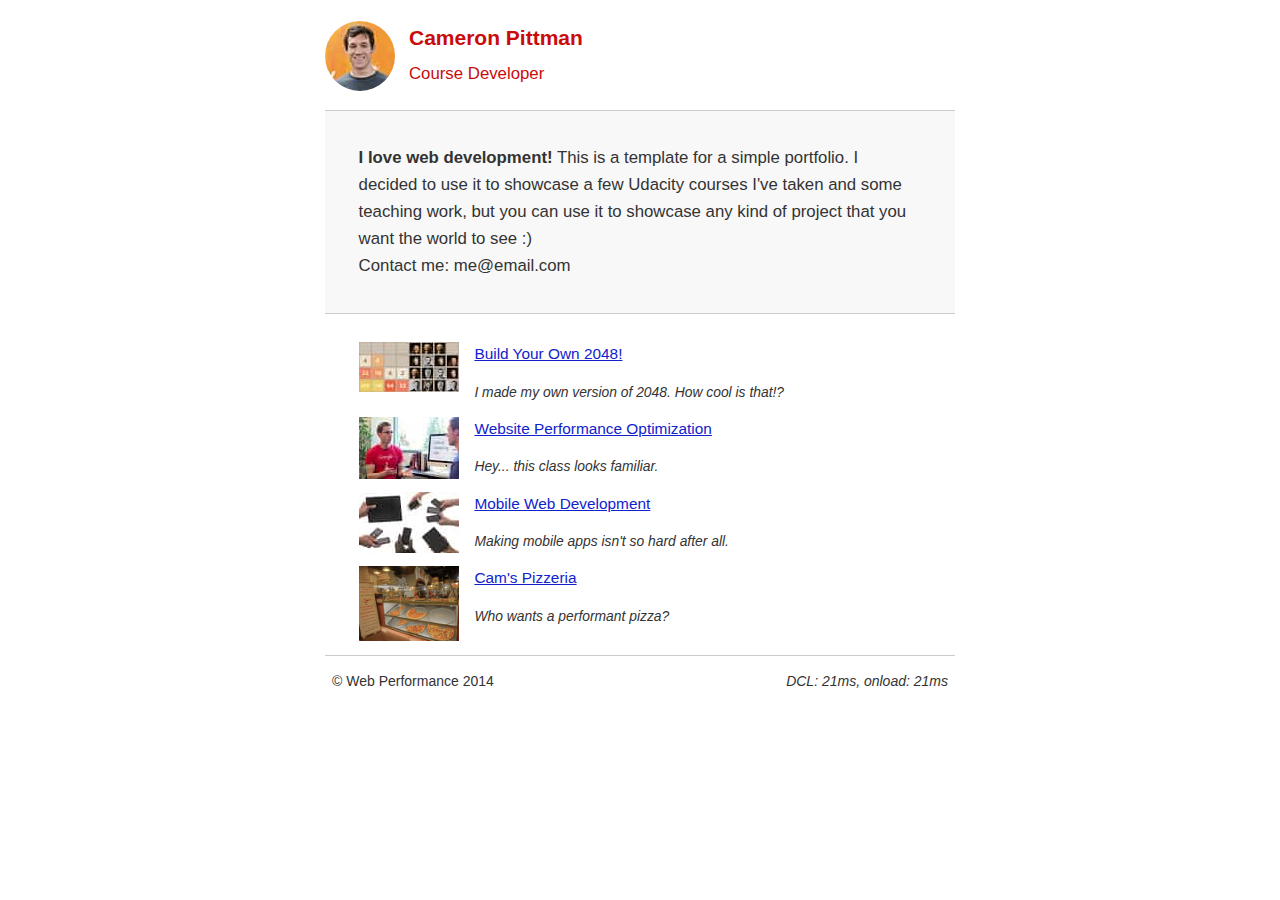
<file: index.html>
<!DOCTYPE html><html lang="en"> <head> <meta charset="utf-8"> <meta name="viewport" content="width=device-width, initial-scale=1"> <meta name="description" content="PerfMatters Portfolio Project"> <meta name="author" content="Amber Trask"> <title>Cameron Pittman: Portfolio</title> <style type="text/css"> .hero, footer{border-top:1px solid #ccc}footer span,li p{font-style:italic}html{font-size:100%;overflow-y:scroll}body{margin:0;font-size:14px;line-height:1.61;font-family:Helvetica,sans-serif;color:#333}a{color:#12C}a:visited{color:#61C}ul{margin:1em 0;padding:0 0 0 20px}img{max-width:100%}.container,footer,header{max-width:45em;margin:0 auto}header{padding:0 .5em;color:#C90B0B}header img{border-radius:40px;float:left}header p{font-size:1.5em;font-weight:700;padding-left:4em}header p span{font-size:.8em;font-weight:400}.hero{padding:2em;background-color:#f8f8f8;font-size:1.2em;border-bottom:1px solid #ccc}.content{padding:1em}.content li{font-size:1.1em}li img{width:100px;float:left;padding-right:1em}li p{font-size:.9em}footer{padding:0 .5em}footer span{float:right}</style> </head> <body> <header> <img src="img/profilepic.jpg"> <p>Cameron Pittman<br><span>Course Developer</span></p></header> <div class="container"> <div class="hero"> <strong>I love web development!</strong> This is a template for a simple portfolio. I decided to use it to showcase a few Udacity courses I've taken and some teaching work, but you can use it to showcase any kind of project that you want the world to see :) <br>Contact me: me@email.com </div><div class="content"> <ul> <li> <img src="img/2048Art.jpg"> <a href="project-2048.html">Build Your Own 2048!</a> <p>I made my own version of 2048. How cool is that!?</p></li><li> <img src="img/WebPerfArt.jpg"> <a href="project-webperf.html">Website Performance Optimization</a> <p>Hey... this class looks familiar.</p></li><li> <img src="img/MobileWebDevArt.jpg"> <a href="project-mobile.html">Mobile Web Development</a> <p>Making mobile apps isn't so hard after all.</p></li><li> <img src="views/images/pizzeria.jpg"> <a href="views/pizza.html">Cam's Pizzeria</a> <p>Who wants a performant pizza?</p></li></ul> </div><footer> <p>&copy; Web Performance 2014 <span id="crp-stats"></span></p></footer> </div><link rel="stylesheet" type="text/css" href="css/styles.css"> <script type="text/javascript" async> (function(w,g){w['GoogleAnalyticsObject']=g; w[g]=w[g]||function(){(w[g].q=w[g].q||[]).push(arguments)};w[g].l=1*new Date();})(window,'ga'); ga('create', 'UA-XXXX-Y'); ga('send', 'pageview'); </script> <script type="text/javascript" src="http://www.google-analytics.com/analytics.js" async></script> <script type="text/javascript" src="js/perfmatters.js" async></script> </body></html>
</file>
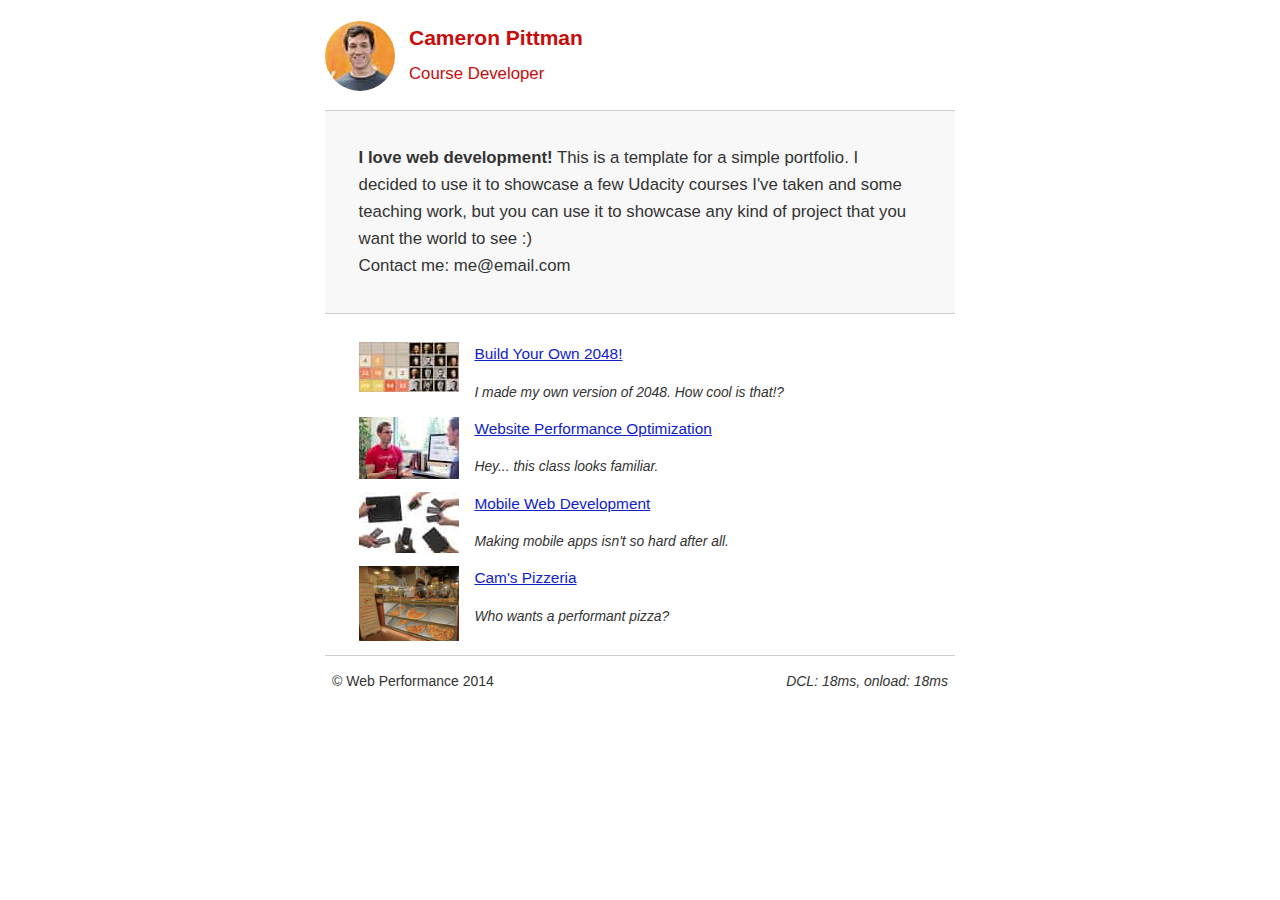
<file: index-UNMIN.html>
<!DOCTYPE html>
<html lang="en">

<head>
    <meta charset="utf-8">
    <meta name="viewport" content="width=device-width, initial-scale=1">
    <meta name="description" content="PerfMatters Portfolio Project">
    <meta name="author" content="Amber Trask">
    <title>Cameron Pittman: Portfolio</title>
    <style type="text/css">
        .hero,
        footer {
            border-top: 1px solid #ccc
        }
        footer span,
        li p {
            font-style: italic
        }
        html {
            font-size: 100%;
            overflow-y: scroll
        }
        body {
            margin: 0;
            font-size: 14px;
            line-height: 1.61;
            font-family: Helvetica, sans-serif;
            color: #333
        }
        a {
            color: #12C
        }
        a:visited {
            color: #61C
        }
        ul {
            margin: 1em 0;
            padding: 0 0 0 20px
        }
        img {
            max-width: 100%
        }
        .container,
        footer,
        header {
            max-width: 45em;
            margin: 0 auto
        }
        header {
            padding: 0 .5em;
            color: #C90B0B
        }
        header img {
            border-radius: 40px;
            float: left
        }
        header p {
            font-size: 1.5em;
            font-weight: 700;
            padding-left: 4em
        }
        header p span {
            font-size: .8em;
            font-weight: 400
        }
        .hero {
            padding: 2em;
            background-color: #f8f8f8;
            font-size: 1.2em;
            border-bottom: 1px solid #ccc
        }
        .content {
            padding: 1em
        }
        .content li {
            font-size: 1.1em
        }
        li img {
            width: 100px;
            float: left;
            padding-right: 1em
        }
        li p {
            font-size: .9em
        }
        footer {
            padding: 0 .5em
        }
        footer span {
            float: right
        }
    </style>
</head>

<body>
    <header> <img src="img/profilepic.jpg">
        <p>Cameron Pittman
            <br><span>Course Developer</span>
        </p>
    </header>
    <div class="container">
        <div class="hero"> <strong>I love web development!</strong> This is a template for a simple portfolio. I decided to use it to showcase a few Udacity courses I've taken and some teaching work, but you can use it to showcase any kind of project that you want the world to see :)
            <br>Contact me: me@email.com </div>
        <div class="content">
            <ul>
                <li> <img src="img/2048Art.jpg"> <a href="project-2048.html">Build Your Own 2048!</a>
                    <p>I made my own version of 2048. How cool is that!?</p>
                </li>
                <li> <img src="img/WebPerfArt.jpg"> <a href="project-webperf.html">Website Performance Optimization</a>
                    <p>Hey... this class looks familiar.</p>
                </li>
                <li> <img src="img/MobileWebDevArt.jpg"> <a href="project-mobile.html">Mobile Web Development</a>
                    <p>Making mobile apps isn't so hard after all.</p>
                </li>
                <li> <img src="views/images/pizzeria.jpg"> <a href="views/pizza.html">Cam's Pizzeria</a>
                    <p>Who wants a performant pizza?</p>
                </li>
            </ul>
        </div>
        <footer>
            <p>&copy; Web Performance 2014 <span id="crp-stats"></span>
            </p>
        </footer>
    </div>
    <link rel="stylesheet" type="text/css" href="css/styles.css">
    <script type="text/javascript" async>
        (function(w, g) {
            w['GoogleAnalyticsObject'] = g;
            w[g] = w[g] || function() {
                (w[g].q = w[g].q || []).push(arguments)
            };
            w[g].l = 1 * new Date();
        })(window, 'ga');
        ga('create', 'UA-XXXX-Y');
        ga('send', 'pageview');
    </script>
    <script type="text/javascript" src="http://www.google-analytics.com/analytics.js" async></script>
    <script type="text/javascript" src="js/perfmatters.js" async></script>
</body>

</html>
</file>
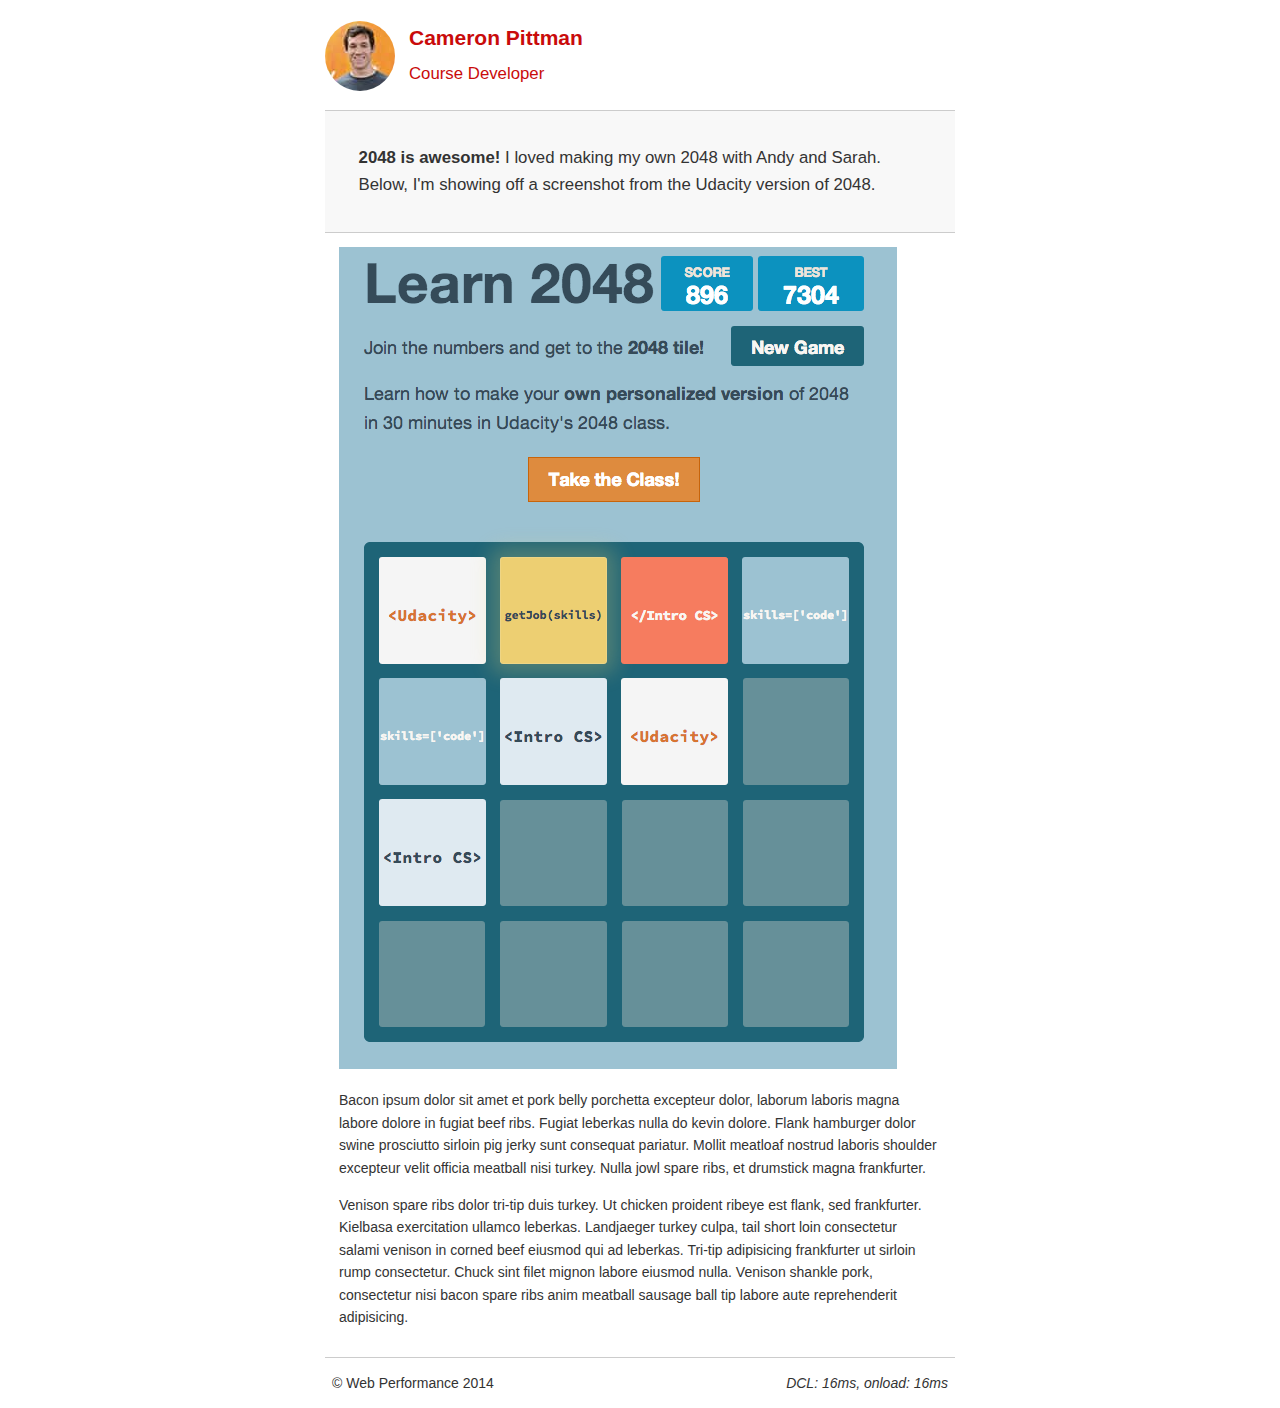
<file: project-2048.html>
<!DOCTYPE html><html lang="en"> <head> <meta charset="utf-8"> <meta name="viewport" content="width=device-width, initial-scale=1"> <meta name="description" content=" FILL ME IN "> <meta name="author" content=" FILL ME IN "> <title>Cameron Pittman: Portfolio</title> <script async> (function(w,g){w['GoogleAnalyticsObject']=g; w[g]=w[g]||function(){(w[g].q=w[g].q||[]).push(arguments)};w[g].l=1*new Date();})(window,'ga'); ga('create', 'UA-XXXX-Y'); ga('send', 'pageview'); </script> <script async src="//www.google-analytics.com/analytics.js"></script> <script src="js/perfmatters.js"></script> <style type="text/css"> .hero, footer{border-top:1px solid #ccc}footer span,li p{font-style:italic}html{font-size:100%;overflow-y:scroll}body{margin:0;font-size:14px;line-height:1.61;font-family:Helvetica,sans-serif;color:#333}a{color:#12C}a:visited{color:#61C}ul{margin:1em 0;padding:0 0 0 20px}img{max-width:100%}.container,footer,header{max-width:45em;margin:0 auto}header{padding:0 .5em;color:#C90B0B}header img{border-radius:40px;float:left}header p{font-size:1.5em;font-weight:700;padding-left:4em}header p span{font-size:.8em;font-weight:400}.hero{padding:2em;background-color:#f8f8f8;font-size:1.2em;border-bottom:1px solid #ccc}.content{padding:1em}.content li{font-size:1.1em}li img{width:100px;float:left;padding-right:1em}li p{font-size:.9em}footer{padding:0 .5em}footer span{float:right}</style> </head> <body> <header> <a href="/"><img src="img/profilepic.jpg"></a> <p>Cameron Pittman<br><span>Course Developer</span></p></header> <div class="container"> <div class="hero"> <strong>2048 is awesome!</strong> I loved making my own 2048 with Andy and Sarah. Below, I'm showing off a screenshot from the Udacity version of 2048. </div><div class="content"> <img class="img-responsive" src="img/2048.jpg"> <p>Bacon ipsum dolor sit amet et pork belly porchetta excepteur dolor, laborum laboris magna labore dolore in fugiat beef ribs. Fugiat leberkas nulla do kevin dolore. Flank hamburger dolor swine prosciutto sirloin pig jerky sunt consequat pariatur. Mollit meatloaf nostrud laboris shoulder excepteur velit officia meatball nisi turkey. Nulla jowl spare ribs, et drumstick magna frankfurter.</p><p>Venison spare ribs dolor tri-tip duis turkey. Ut chicken proident ribeye est flank, sed frankfurter. Kielbasa exercitation ullamco leberkas. Landjaeger turkey culpa, tail short loin consectetur salami venison in corned beef eiusmod qui ad leberkas. Tri-tip adipisicing frankfurter ut sirloin rump consectetur. Chuck sint filet mignon labore eiusmod nulla. Venison shankle pork, consectetur nisi bacon spare ribs anim meatball sausage ball tip labore aute reprehenderit adipisicing.</p></div><footer> <p>&copy; Web Performance 2014 <span id="crp-stats"></span></p></footer><link href="css/styles.css" rel="stylesheet"></body></html>
</file>
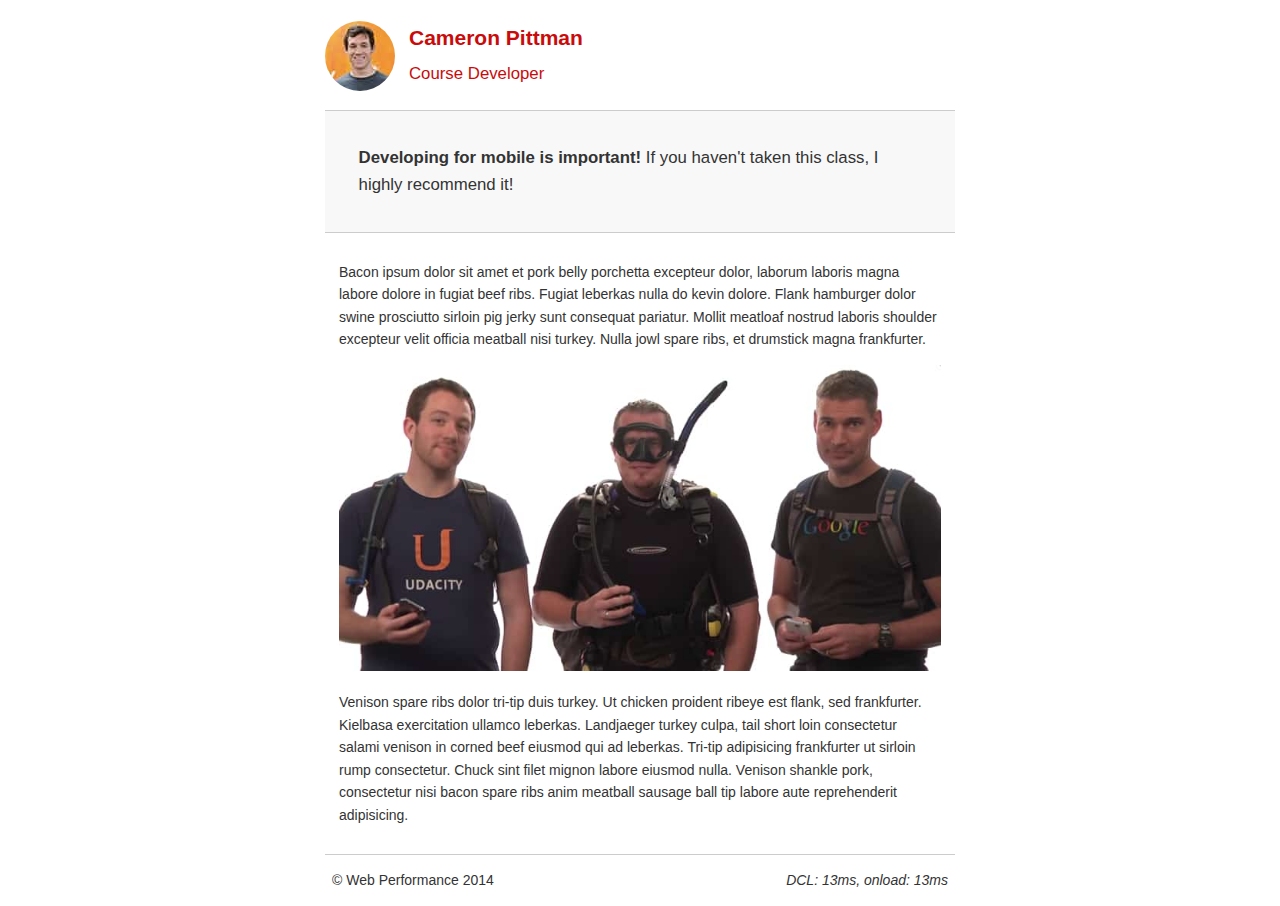
<file: project-mobile.html>
<!DOCTYPE html><html lang="en"> <head> <meta charset="utf-8"> <meta name="viewport" content="width=device-width, initial-scale=1"> <meta name="description" content=" FILL ME IN "> <meta name="author" content=" FILL ME IN "> <title>Cameron Pitman: Portfolio</title> <script async> (function(w,g){w['GoogleAnalyticsObject']=g; w[g]=w[g]||function(){(w[g].q=w[g].q||[]).push(arguments)};w[g].l=1*new Date();})(window,'ga'); ga('create', 'UA-XXXX-Y'); ga('send', 'pageview'); </script> <script async src="http://www.google-analytics.com/analytics.js"></script> <script async src="js/perfmatters.js"></script> <style type="text/css"> .hero, footer{border-top:1px solid #ccc}footer span,li p{font-style:italic}html{font-size:100%;overflow-y:scroll}body{margin:0;font-size:14px;line-height:1.61;font-family:Helvetica,sans-serif;color:#333}a{color:#12C}a:visited{color:#61C}ul{margin:1em 0;padding:0 0 0 20px}img{max-width:100%}.container,footer,header{max-width:45em;margin:0 auto}header{padding:0 .5em;color:#C90B0B}header img{border-radius:40px;float:left}header p{font-size:1.5em;font-weight:700;padding-left:4em}header p span{font-size:.8em;font-weight:400}.hero{padding:2em;background-color:#f8f8f8;font-size:1.2em;border-bottom:1px solid #ccc}.content{padding:1em}.content li{font-size:1.1em}li img{width:100px;float:left;padding-right:1em}li p{font-size:.9em}footer{padding:0 .5em}footer span{float:right}</style> </head> <body> <header> <a href="/"><img src="img/profilepic.jpg"></a> <p>Cameron Pittman<br><span>Course Developer</span></p></header> <div class="container"> <div class="hero"> <strong>Developing for mobile is important!</strong> If you haven't taken this class, I highly recommend it! </div><div class="content"> <p>Bacon ipsum dolor sit amet et pork belly porchetta excepteur dolor, laborum laboris magna labore dolore in fugiat beef ribs. Fugiat leberkas nulla do kevin dolore. Flank hamburger dolor swine prosciutto sirloin pig jerky sunt consequat pariatur. Mollit meatloaf nostrud laboris shoulder excepteur velit officia meatball nisi turkey. Nulla jowl spare ribs, et drumstick magna frankfurter.</p><img src="img/mobilewebdev.jpg"> <p>Venison spare ribs dolor tri-tip duis turkey. Ut chicken proident ribeye est flank, sed frankfurter. Kielbasa exercitation ullamco leberkas. Landjaeger turkey culpa, tail short loin consectetur salami venison in corned beef eiusmod qui ad leberkas. Tri-tip adipisicing frankfurter ut sirloin rump consectetur. Chuck sint filet mignon labore eiusmod nulla. Venison shankle pork, consectetur nisi bacon spare ribs anim meatball sausage ball tip labore aute reprehenderit adipisicing.</p></div><footer> <p>&copy; Web Performance 2014 <span id="crp-stats"></span></p></footer> <link href="css/styles.css" rel="stylesheet"> </body></html>
</file>
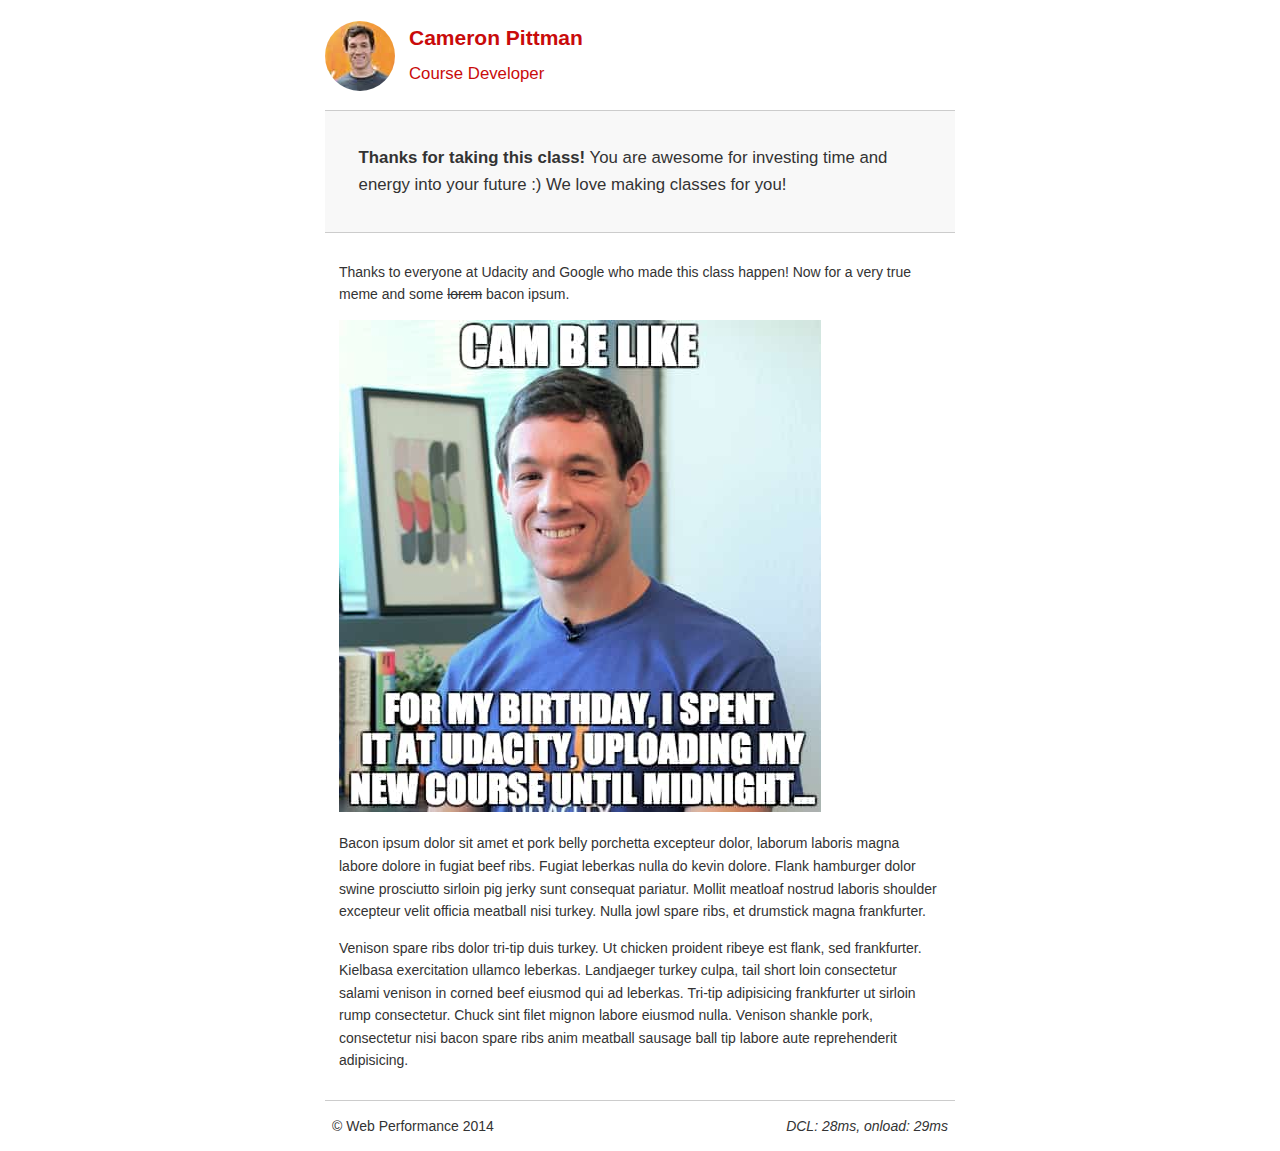
<file: project-webperf.html>
<!DOCTYPE html><html lang="en"> <head> <meta charset="utf-8"> <meta name="viewport" content="width=device-width, initial-scale=1"> <meta name="description" content=" FILL ME IN "> <meta name="author" content=" FILL ME IN "> <title>Cameron Pittman: Portfolio</title><script async> (function(w,g){w['GoogleAnalyticsObject']=g; w[g]=w[g]||function(){(w[g].q=w[g].q||[]).push(arguments)};w[g].l=1*new Date();})(window,'ga'); ga('create', 'UA-XXXX-Y'); ga('send', 'pageview'); </script> <script async src="http://www.google-analytics.com/analytics.js"></script> <script async src="js/perfmatters.js"></script> <style type="text/css"> .hero, footer{border-top:1px solid #ccc}footer span,li p{font-style:italic}html{font-size:100%;overflow-y:scroll}body{margin:0;font-size:14px;line-height:1.61;font-family:Helvetica,sans-serif;color:#333}a{color:#12C}a:visited{color:#61C}ul{margin:1em 0;padding:0 0 0 20px}img{max-width:100%}.container,footer,header{max-width:45em;margin:0 auto}header{padding:0 .5em;color:#C90B0B}header img{border-radius:40px;float:left}header p{font-size:1.5em;font-weight:700;padding-left:4em}header p span{font-size:.8em;font-weight:400}.hero{padding:2em;background-color:#f8f8f8;font-size:1.2em;border-bottom:1px solid #ccc}.content{padding:1em}.content li{font-size:1.1em}li img{width:100px;float:left;padding-right:1em}li p{font-size:.9em}footer{padding:0 .5em}footer span{float:right}</style> </head> <body> <header> <a href="/"><img src="img/profilepic.jpg"></a> <p>Cameron Pittman<br><span>Course Developer</span></p></header> <div class="container"> <div class="hero"> <strong>Thanks for taking this class!</strong> You are awesome for investing time and energy into your future :) We love making classes for you! </div><div class="content"> <p>Thanks to everyone at Udacity and Google who made this class happen! Now for a very true meme and some <strike>lorem</strike> bacon ipsum.</p><img src="img/cam_be_like.jpg"> <p>Bacon ipsum dolor sit amet et pork belly porchetta excepteur dolor, laborum laboris magna labore dolore in fugiat beef ribs. Fugiat leberkas nulla do kevin dolore. Flank hamburger dolor swine prosciutto sirloin pig jerky sunt consequat pariatur. Mollit meatloaf nostrud laboris shoulder excepteur velit officia meatball nisi turkey. Nulla jowl spare ribs, et drumstick magna frankfurter.</p><p>Venison spare ribs dolor tri-tip duis turkey. Ut chicken proident ribeye est flank, sed frankfurter. Kielbasa exercitation ullamco leberkas. Landjaeger turkey culpa, tail short loin consectetur salami venison in corned beef eiusmod qui ad leberkas. Tri-tip adipisicing frankfurter ut sirloin rump consectetur. Chuck sint filet mignon labore eiusmod nulla. Venison shankle pork, consectetur nisi bacon spare ribs anim meatball sausage ball tip labore aute reprehenderit adipisicing.</p></div><footer> <p>&copy; Web Performance 2014 <span id="crp-stats"></span></p></footer> <link href="css/styles.css" rel="stylesheet"> </body></html>
</file>
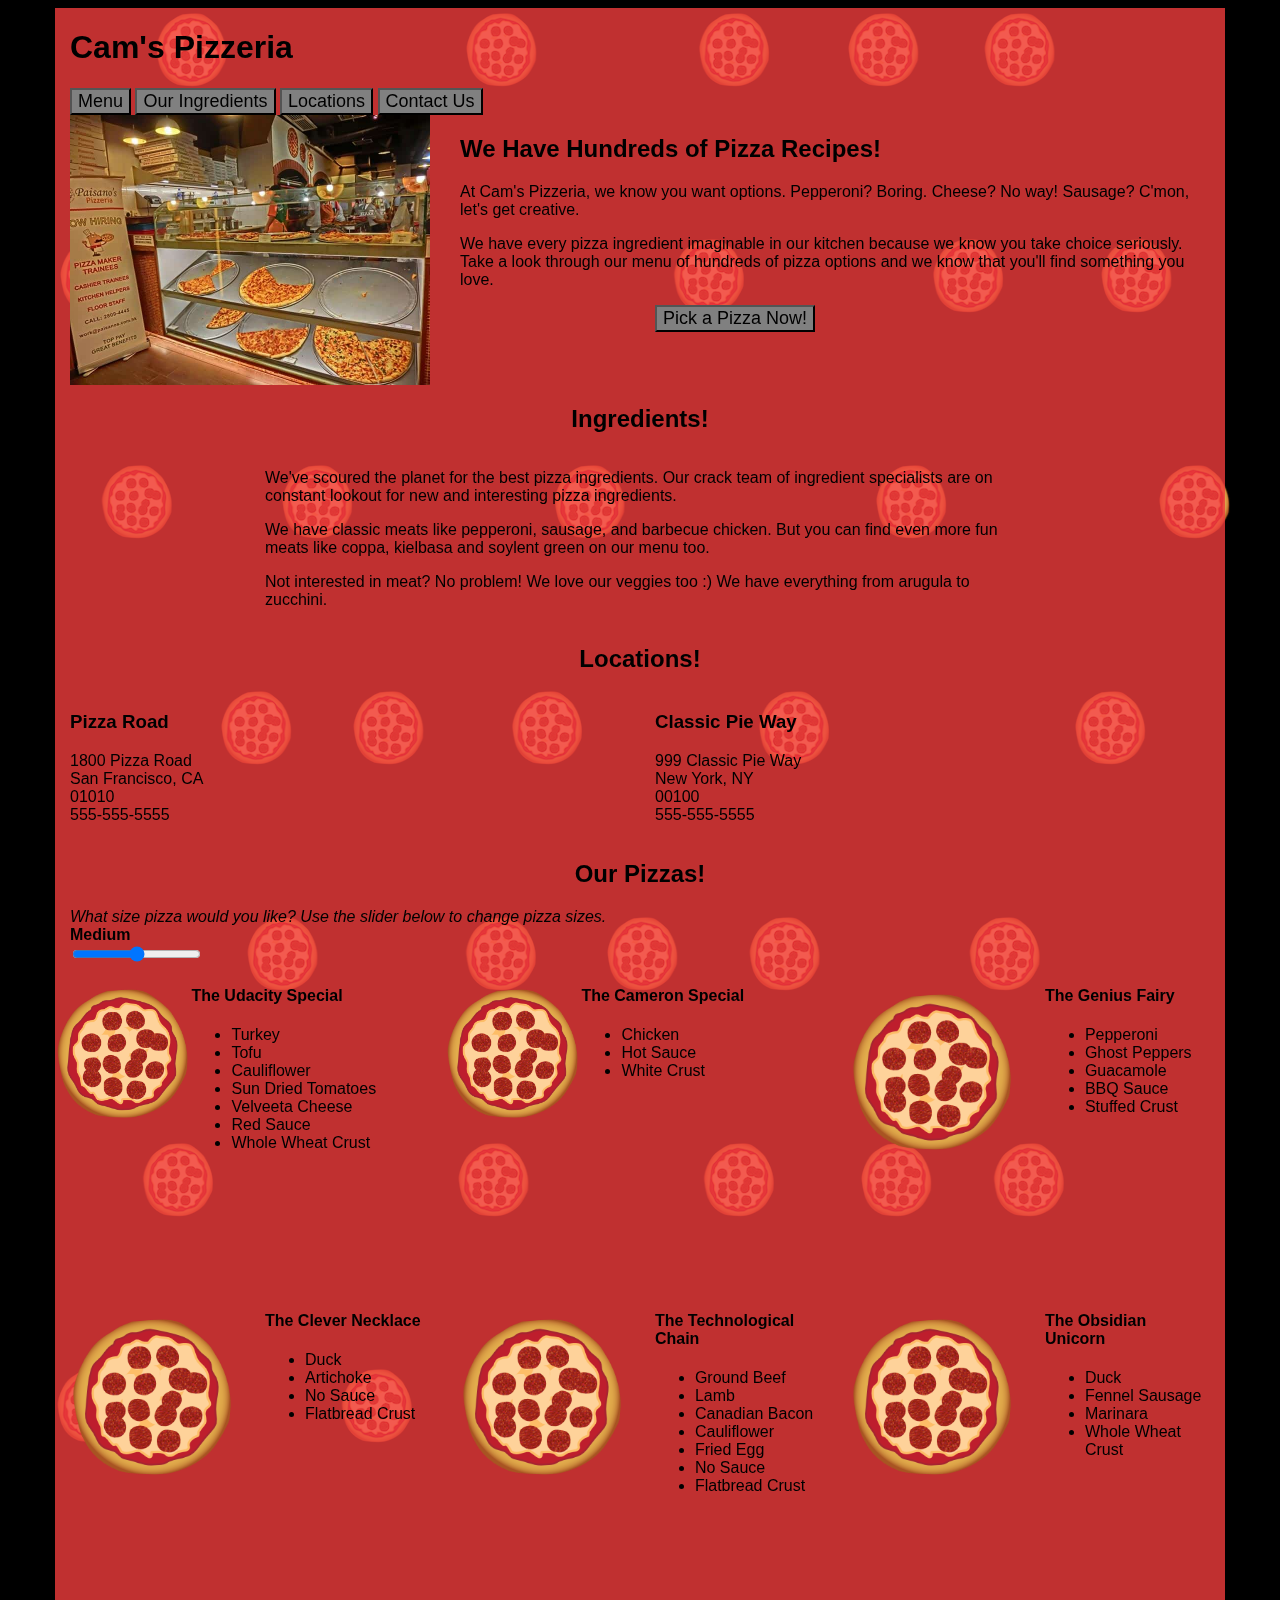
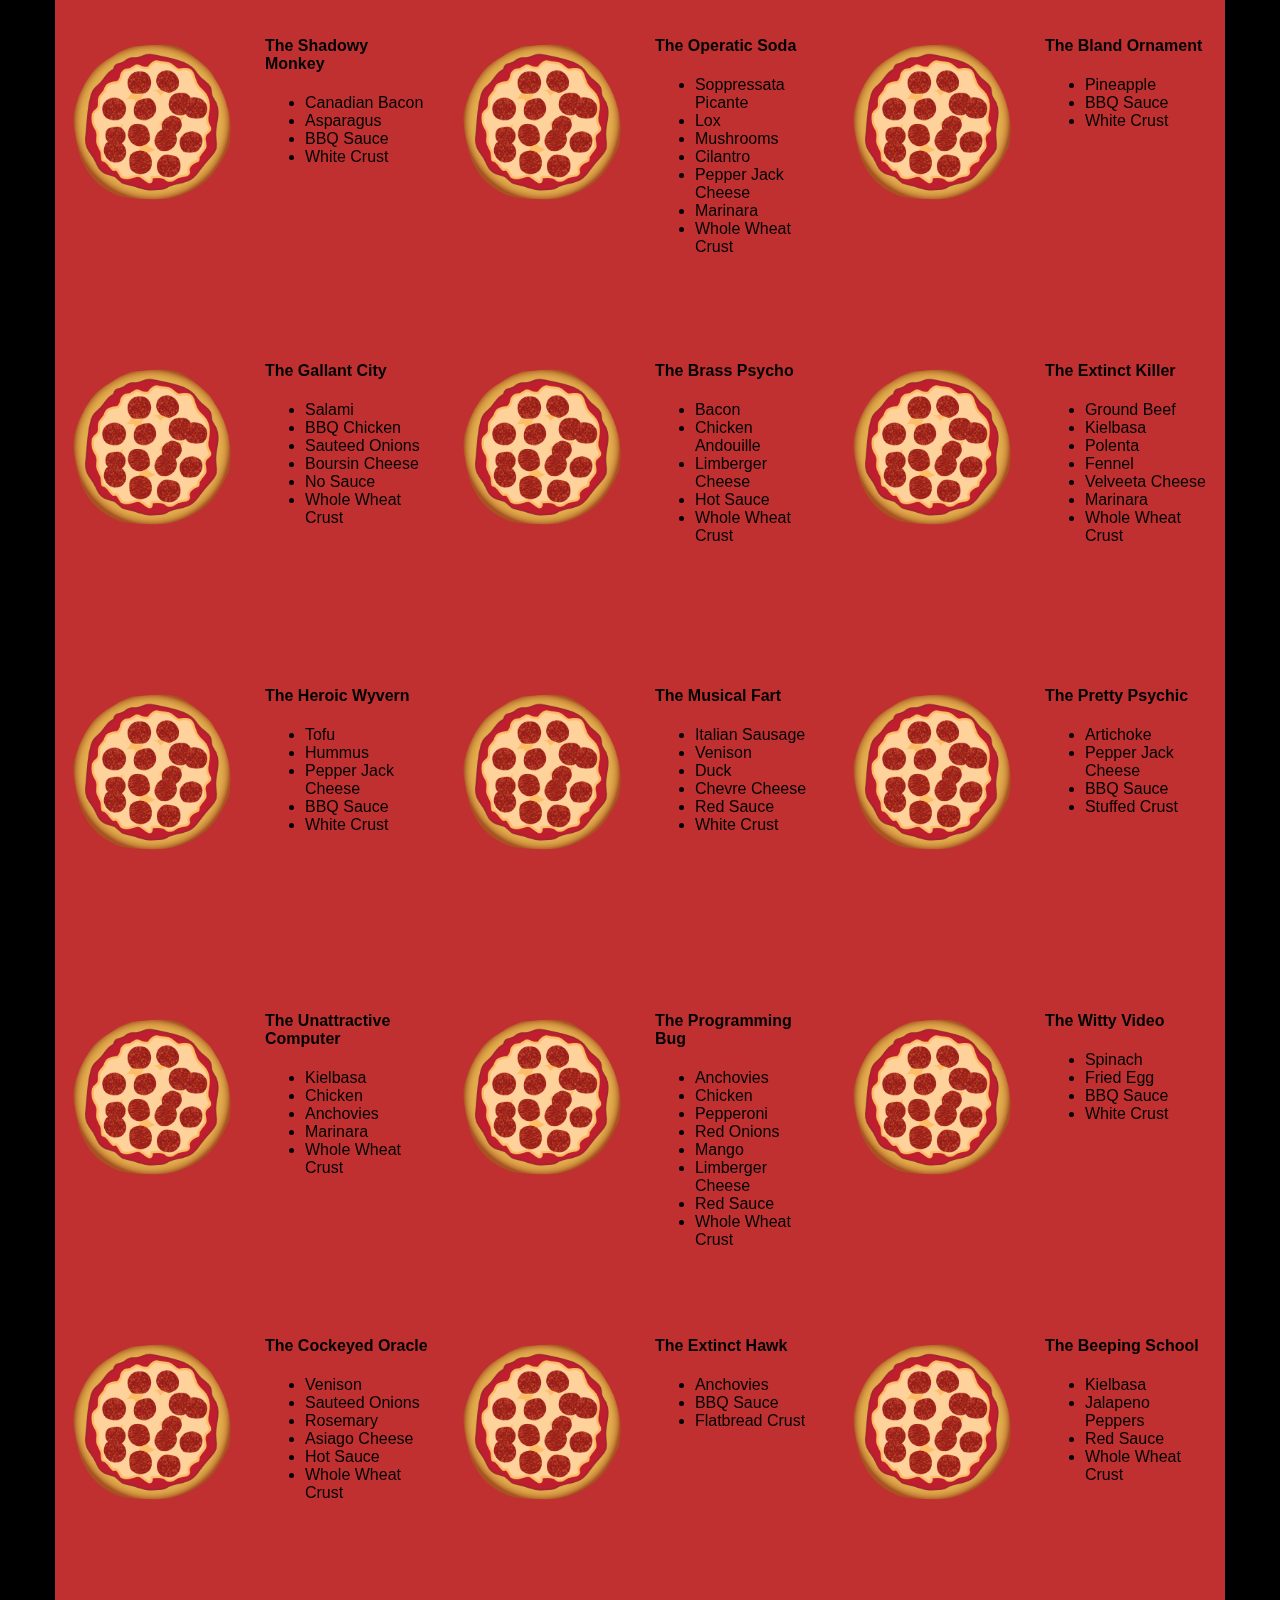
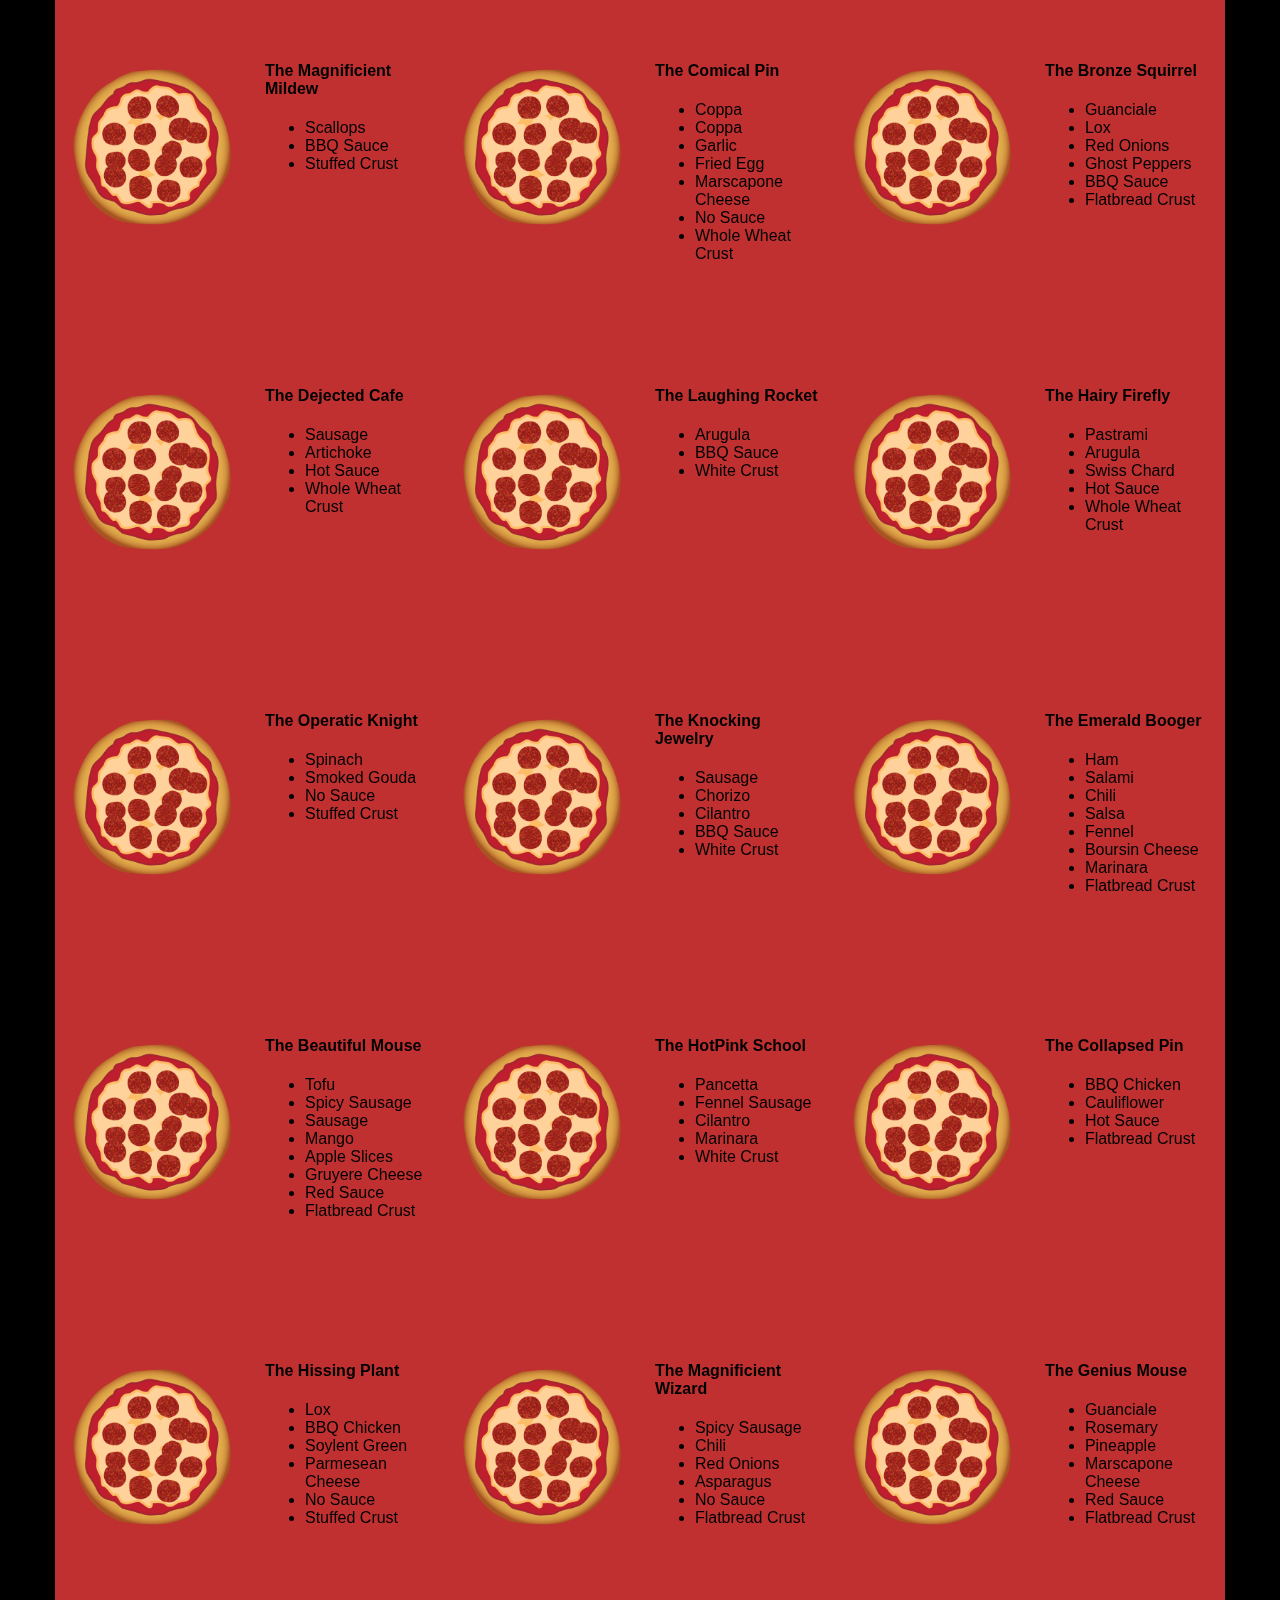
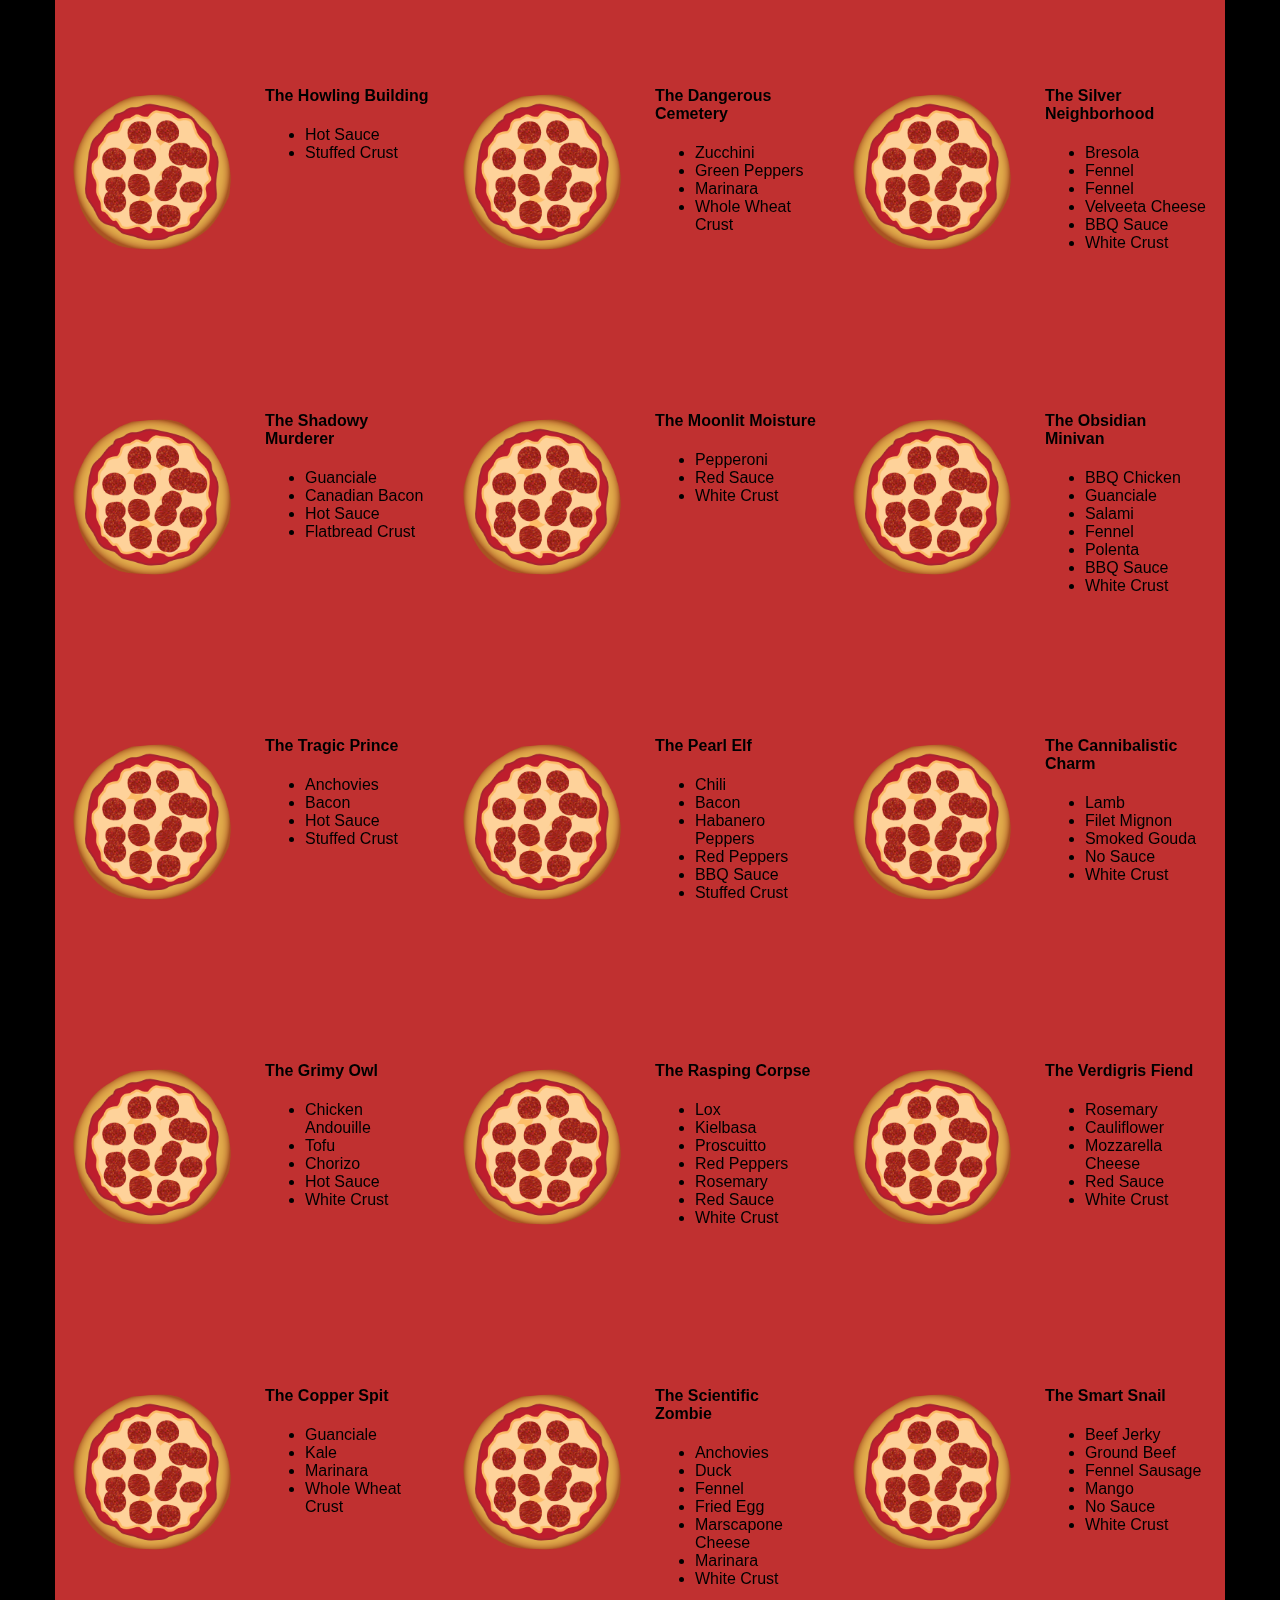
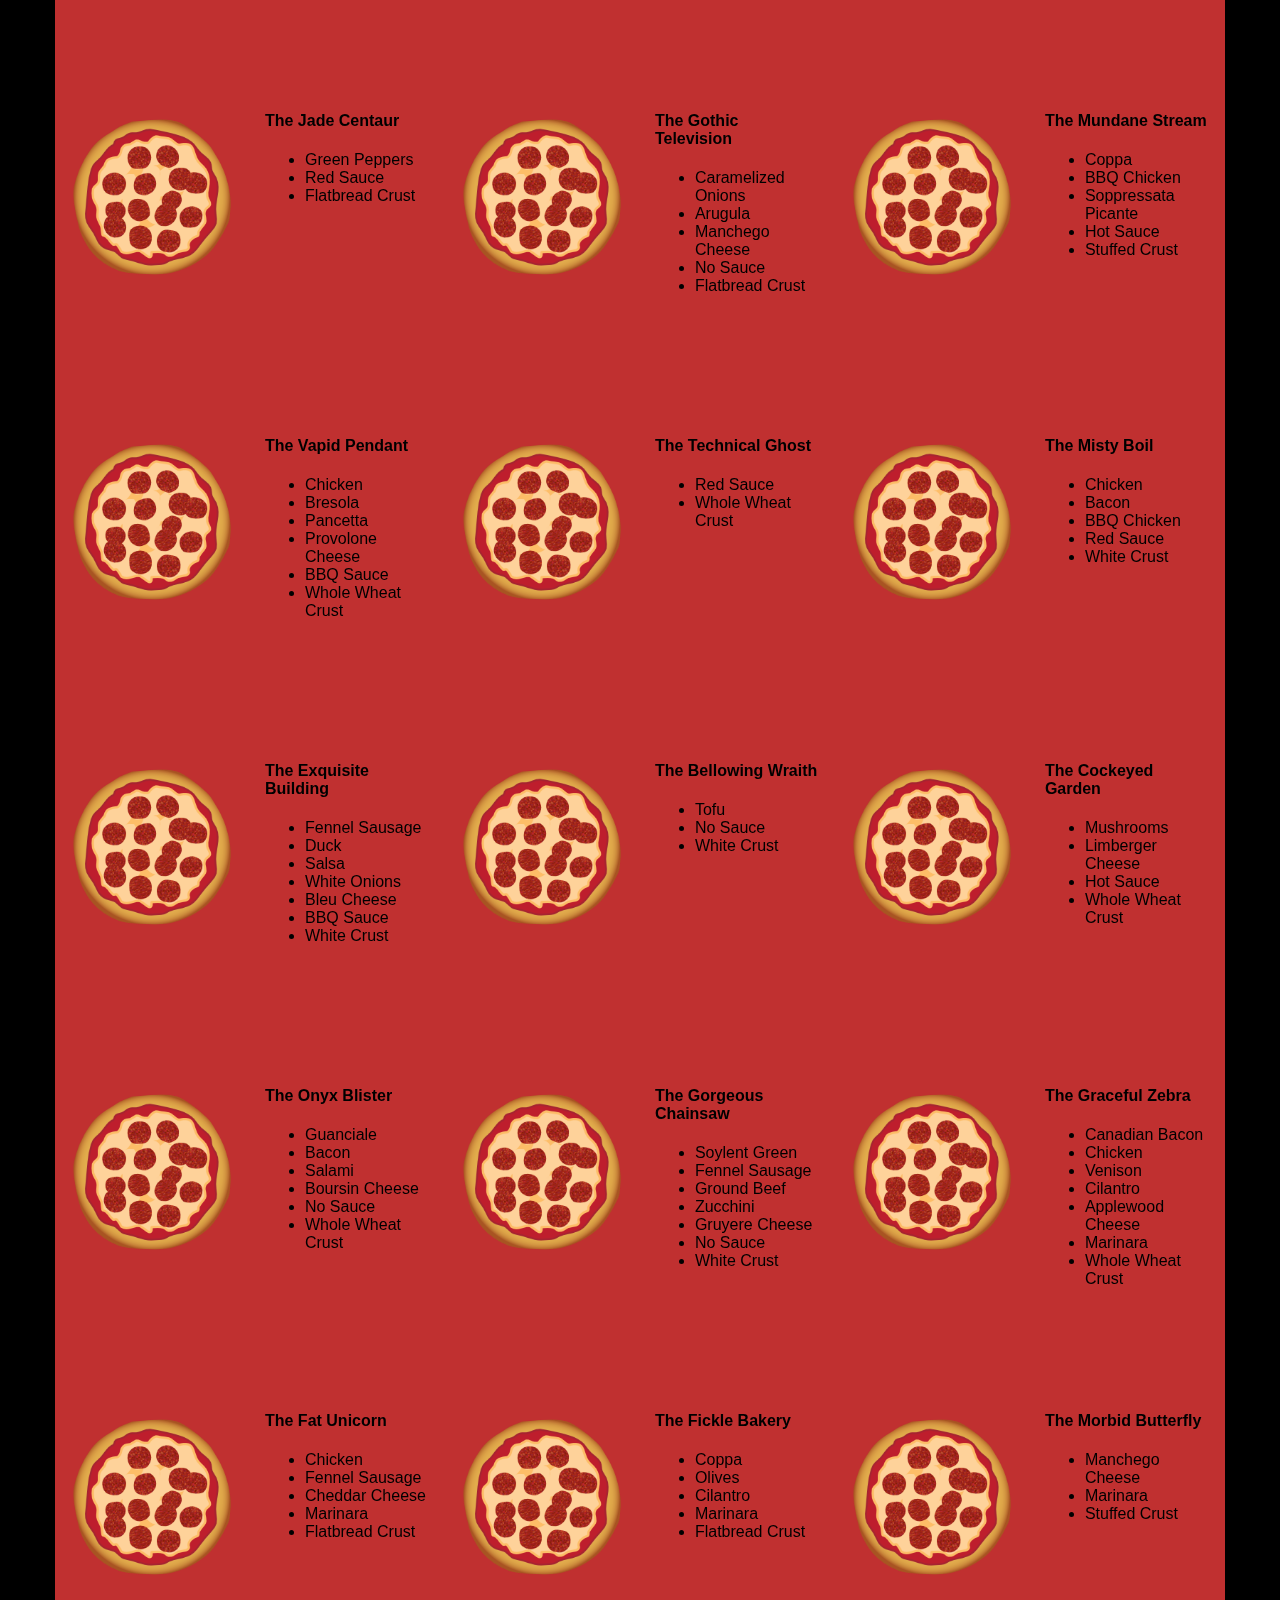
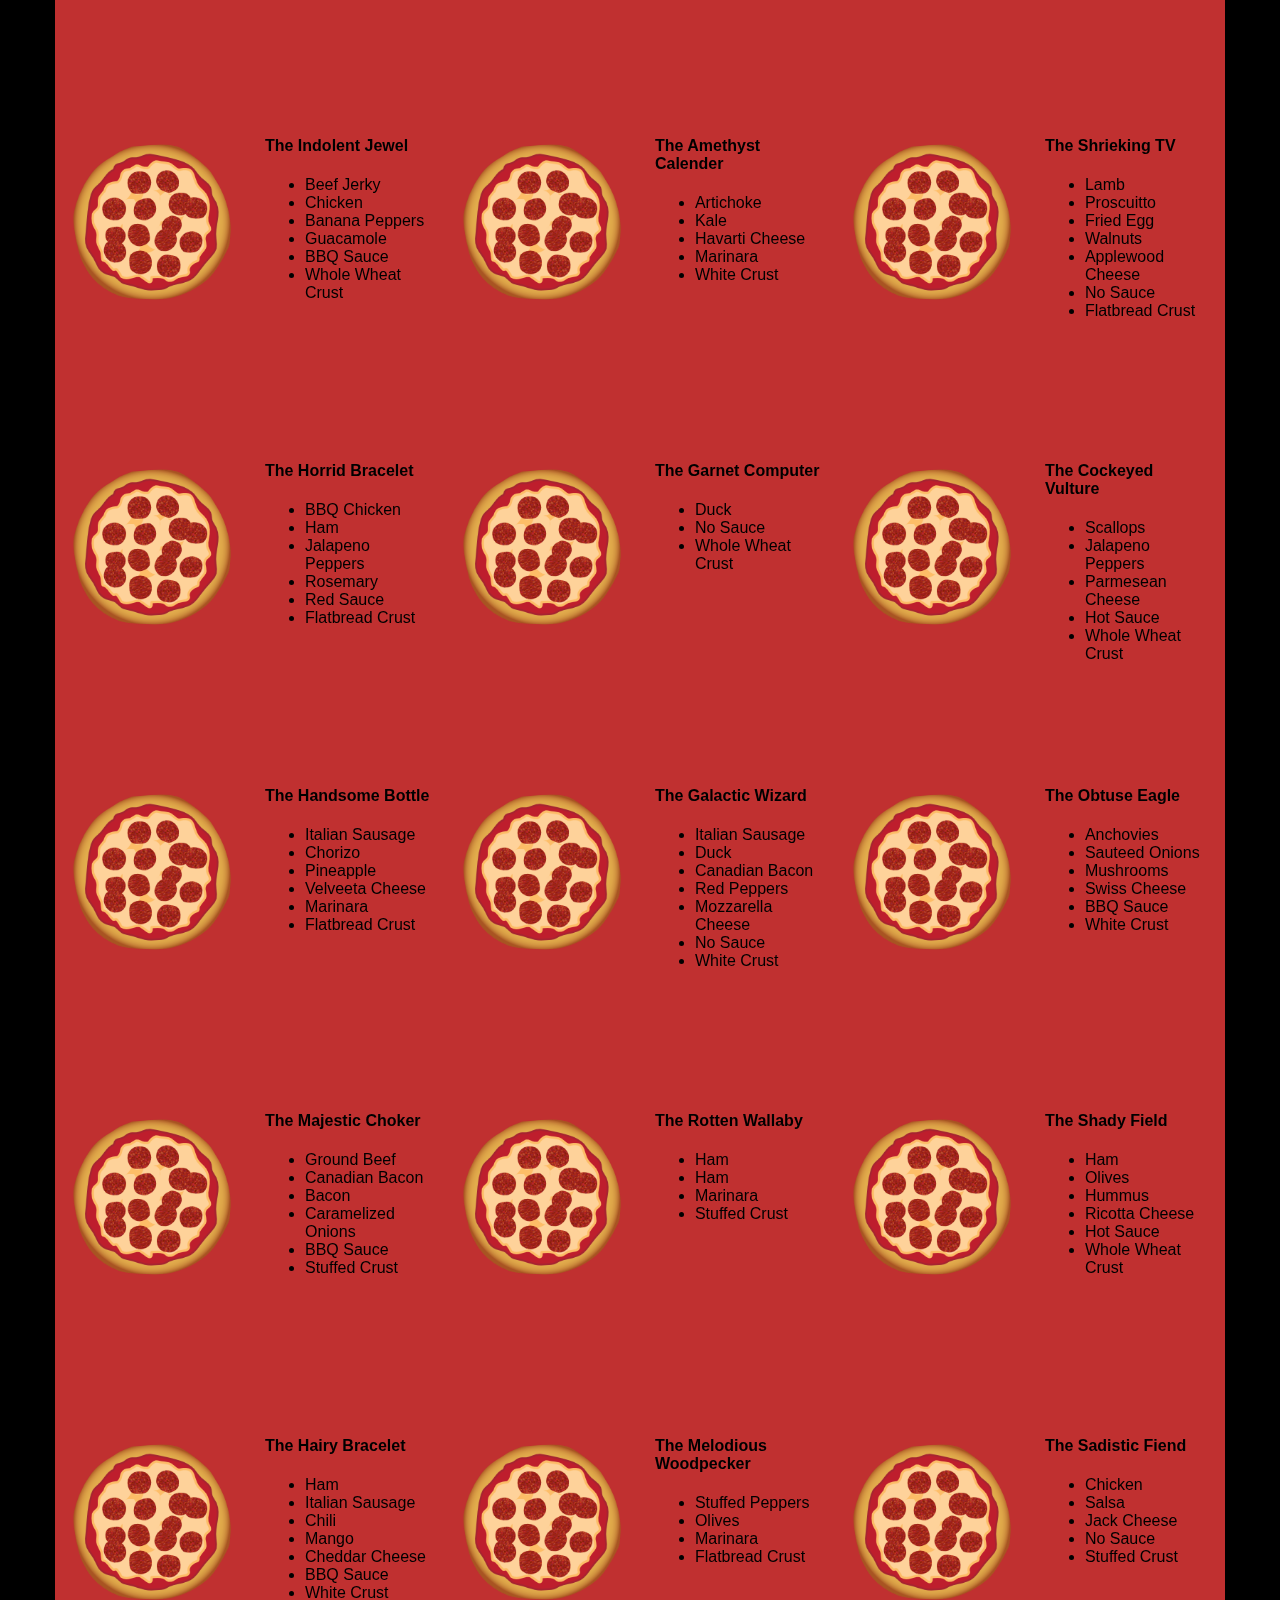
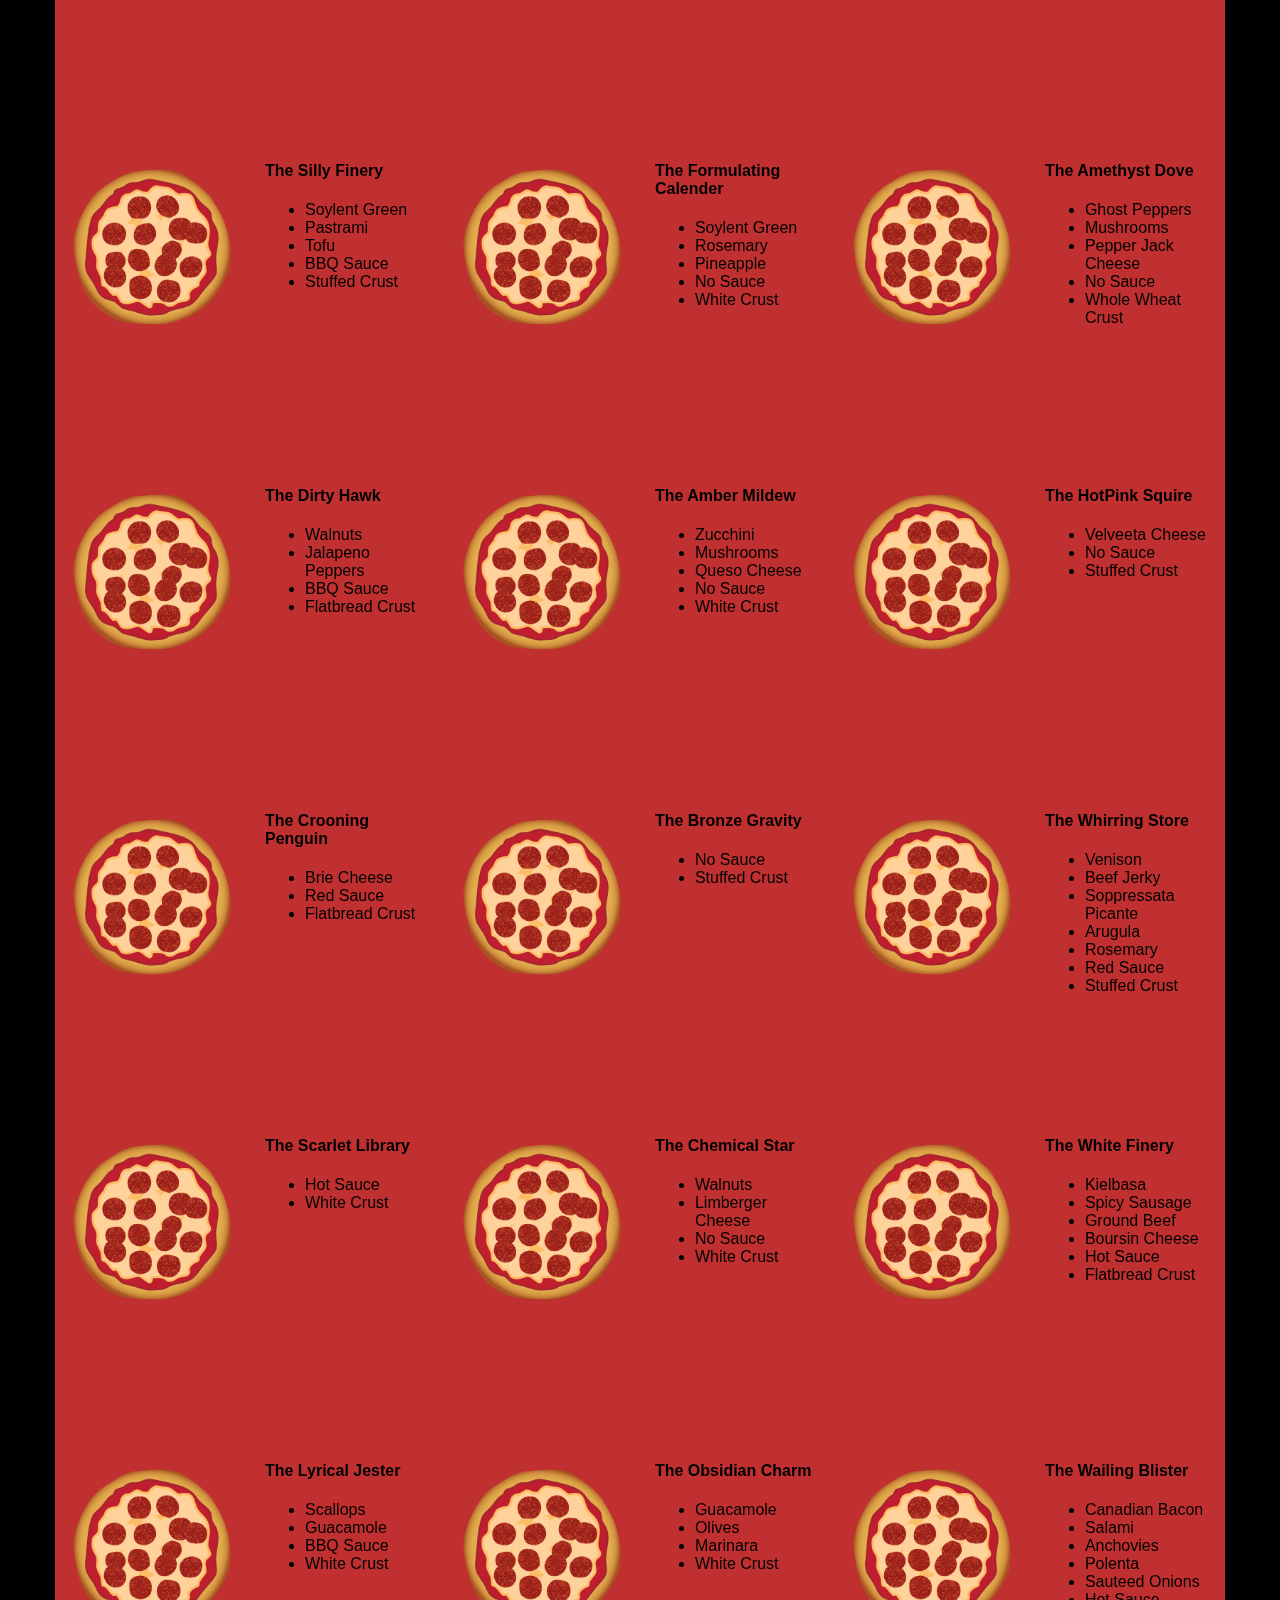
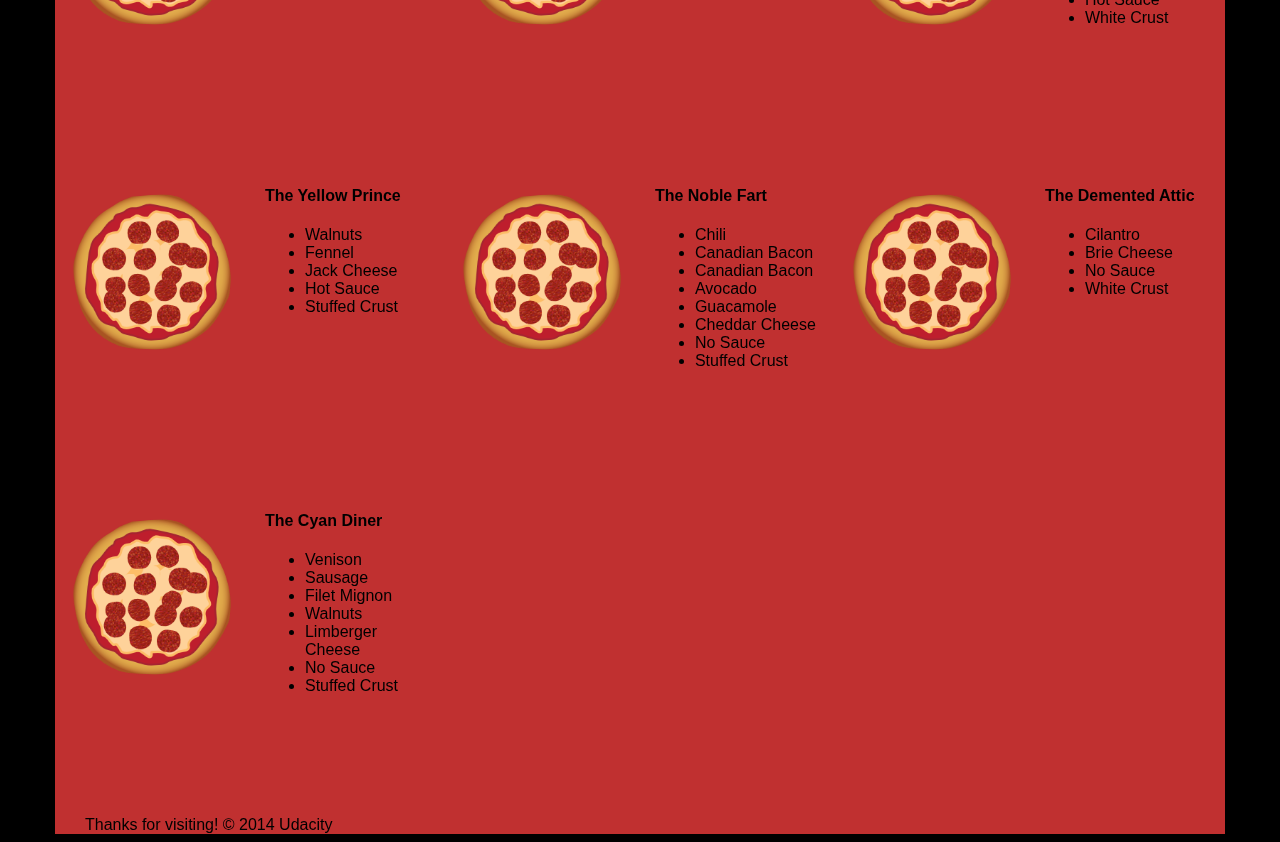
<file: views/pizza.html>
<!DOCTYPE HTML><html><head> <link rel="stylesheet" href="css/bootstrap-grid.css"></head><body> <div class="container"> <div id="header" class="row"> <div class="col-md-6"> <div class="row"> <div class="col-md-12"> <h1>Cam's Pizzeria</h1> <div class="row"> <div id="menu" class="col-md-12"> <form action="#randomPizzas"> <input type="submit" value="Menu"> </form> <form action="#ingredients"> <input type="submit" value="Our Ingredients"> </form> <form action="#locations"> <input type="submit" value="Locations"> </form> <form action="#" onsubmit="alert('Thanks for clicking! This button doesn't do anything because this is a fake pizzeria :\)')"> <input type="submit" value="Contact Us"> </form> </div></div></div></div></div><div id="movingPizzas1" class="col-md-6"> </div></div><div id="callToAction" class="row"> <div class="col-md-4"> <img src="images/pizzeriaBIG.jpg" class="img-responsive"> </div><div class="col-md-8"> <div class="row"> <div class="col-md-12"> <h2>We Have Hundreds of Pizza Recipes!</h2> <p>At Cam's Pizzeria, we know you want options. Pepperoni? Boring. Cheese? No way! Sausage? C'mon, let's get creative.</p><p>We have every pizza ingredient imaginable in our kitchen because we know you take choice seriously. Take a look through our menu of hundreds of pizza options and we know that you'll find something you love.</p></div></div><div class="row"> <div class="col-md-6 col-md-push-3"> <form action="#randomPizzas"> <input type="submit" value="Pick a Pizza Now!"> </form> </div></div></div></div><div id="ingredients" class="row"> <div class="col-md-8 col-md-push-2"> <div class="row"> <div class="col-md-12 centered"> <h2>Ingredients!</h2> </div></div><div class="row"> <div class="col-md-12"> <p>We've scoured the planet for the best pizza ingredients. Our crack team of ingredient specialists are on constant lookout for new and interesting pizza ingredients.</p><p>We have classic meats like pepperoni, sausage, and barbecue chicken. But you can find even more fun meats like coppa, kielbasa and soylent green on our menu too.</p><p>Not interested in meat? No problem! We love our veggies too :) We have everything from arugula to zucchini.</p></div></div></div></div><div id="locations" class="row"> <div class="col-md-12"> <h2 style="text-align: center">Locations!</h2> <div class="row"> <div class="col-md-6"> <h3>Pizza Road</h3> <p>1800 Pizza Road<br>San Francisco, CA<br>01010<br>555-555-5555</p></div><div class="col-md-6"> <h3>Classic Pie Way</h3> <p>999 Classic Pie Way<br>New York, NY<br>00100<br>555-555-5555</p></div></div></div></div><div id="pizzaGenerator" class="row"> <div class="col-md-12"> <h2 style="text-align: center">Our Pizzas!</h2> <div class="row"> <div class="col-md-12"> <em>What size pizza would you like? Use the slider below to change pizza sizes.</em> </div><div id="pizzaSize" class="col-md-6">Medium</div><div class="col-md-12"> <input id="sizeSlider" type="range" min="1" max="3" value="2" step="1" onchange="resizePizzas(this.value)"></input> </div></div><div id="randomPizzas" class="row"> <div id="pizza0" class="randomPizzaContainer" style="width:33.33%; height: 325px;"> <div style="width:35%"> <img src="images/pizza.jpg" class="img-responsive"> </div><div style="width:65%"> <h4>The Udacity Special</h4> <ul> <li>Turkey</li><li>Tofu</li><li>Cauliflower</li><li>Sun Dried Tomatoes</li><li>Velveeta Cheese</li><li>Red Sauce</li><li>Whole Wheat Crust</li></ul> </div></div><div id="pizza1" class="randomPizzaContainer" style="width:33.33%; height: 325px;"> <div style="width:35%"> <img src="images/pizza.jpg" class="img-responsive"> </div><div style="width:65%"> <h4>The Cameron Special</h4> <ul> <li>Chicken</li><li>Hot Sauce</li><li>White Crust</li></ul> </div></div></div></div></div><div id="footer" class="col-md-12">Thanks for visiting! &copy; 2014 Udacity</div></div><script type="text/javascript" src="js/main.js"></script> <style type="text/css"> *{-webkit-box-sizing: border-box; -moz-box-sizing: border-box; -box-sizing: border-box;ip}body{font-family: "Trebuchet MS", Helvetica, sans-serif; background: black;}input{background: grey; font-size: 18px;}form{display: inline-block;}.centered{text-align: center;}#pizzaSize{font-weight: 800;}.mover{position: fixed; width: 256px; z-index: -1;}.randomPizzaContainer{float: left; display: flex;}.randomPizzaContainer:after{content: ""; display: table; clear:both;}.container{background-color: rgba(240, 60, 60, 0.8);}</style></body></html></html>
</file>
<file: css/styles.css>
html{-webkit-tap-highlight-color:transparent;-ms-text-size-adjust:100%;-webkit-text-size-adjust:none}body{font-weight:400;background:#fff}button,input,select,textarea{font-family:Helvetica,sans-serif;color:#333}a:focus{outline:dotted thin}a:active,a:hover{color:#c00;outline:0}b,strong{font-weight:700}code,pre{font-family:monospace,monospace;font-size:1em}ol{margin:1em 0;padding:0 0 0 20px}img{border:0}.content li{list-style-type:none}@media only screen and (max-width:480px){body{font-size:12px}header p{padding-left:4.5em}}@media print{*{background:0 0!important;color:#000!important;text-shadow:none!important;filter:none!important;-ms-filter:none!important}a,a:visited{color:#444!important;text-decoration:underline}a[href]:after{content:" (" attr(href) ")"}img,tr{page-break-inside:avoid}img{max-width:100%!important}@page{margin:.5cm}h2,h3,p{orphans:3;widows:3}h2,h3{page-break-after:avoid}}
</file>
